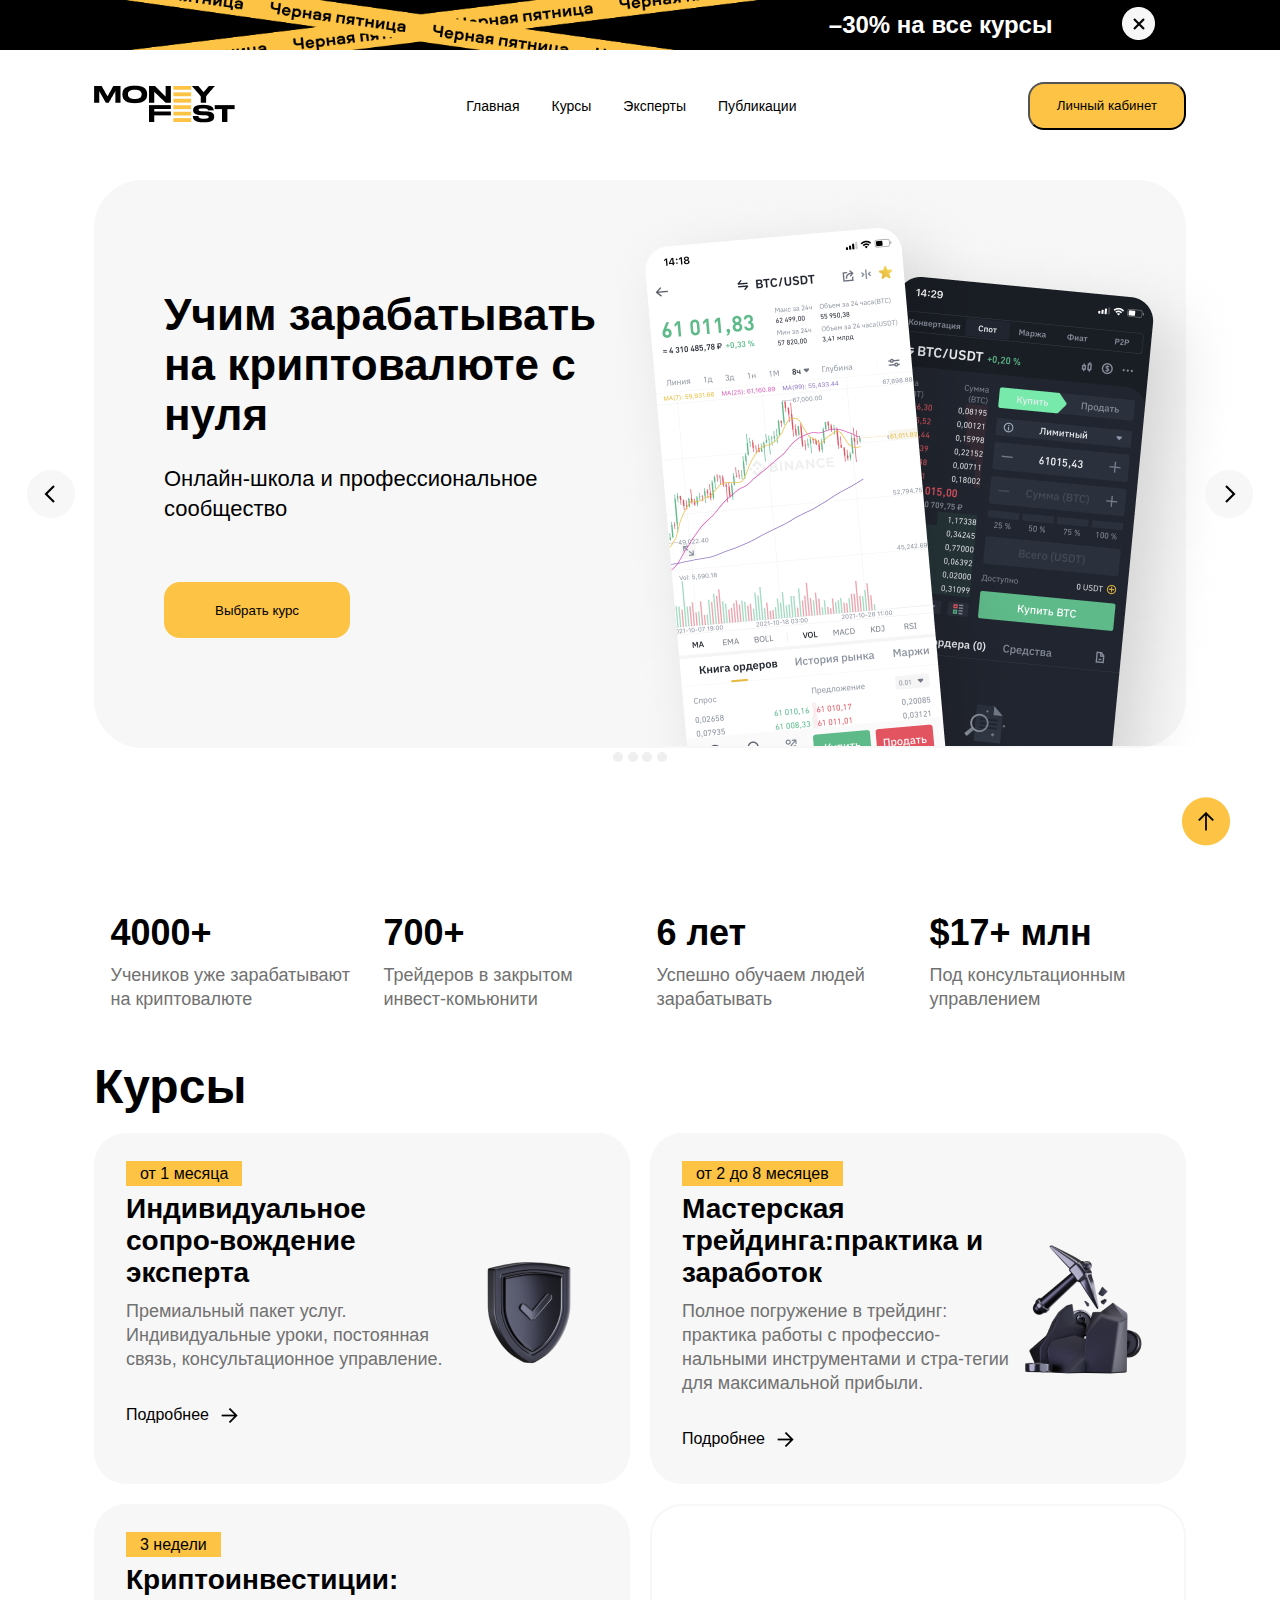
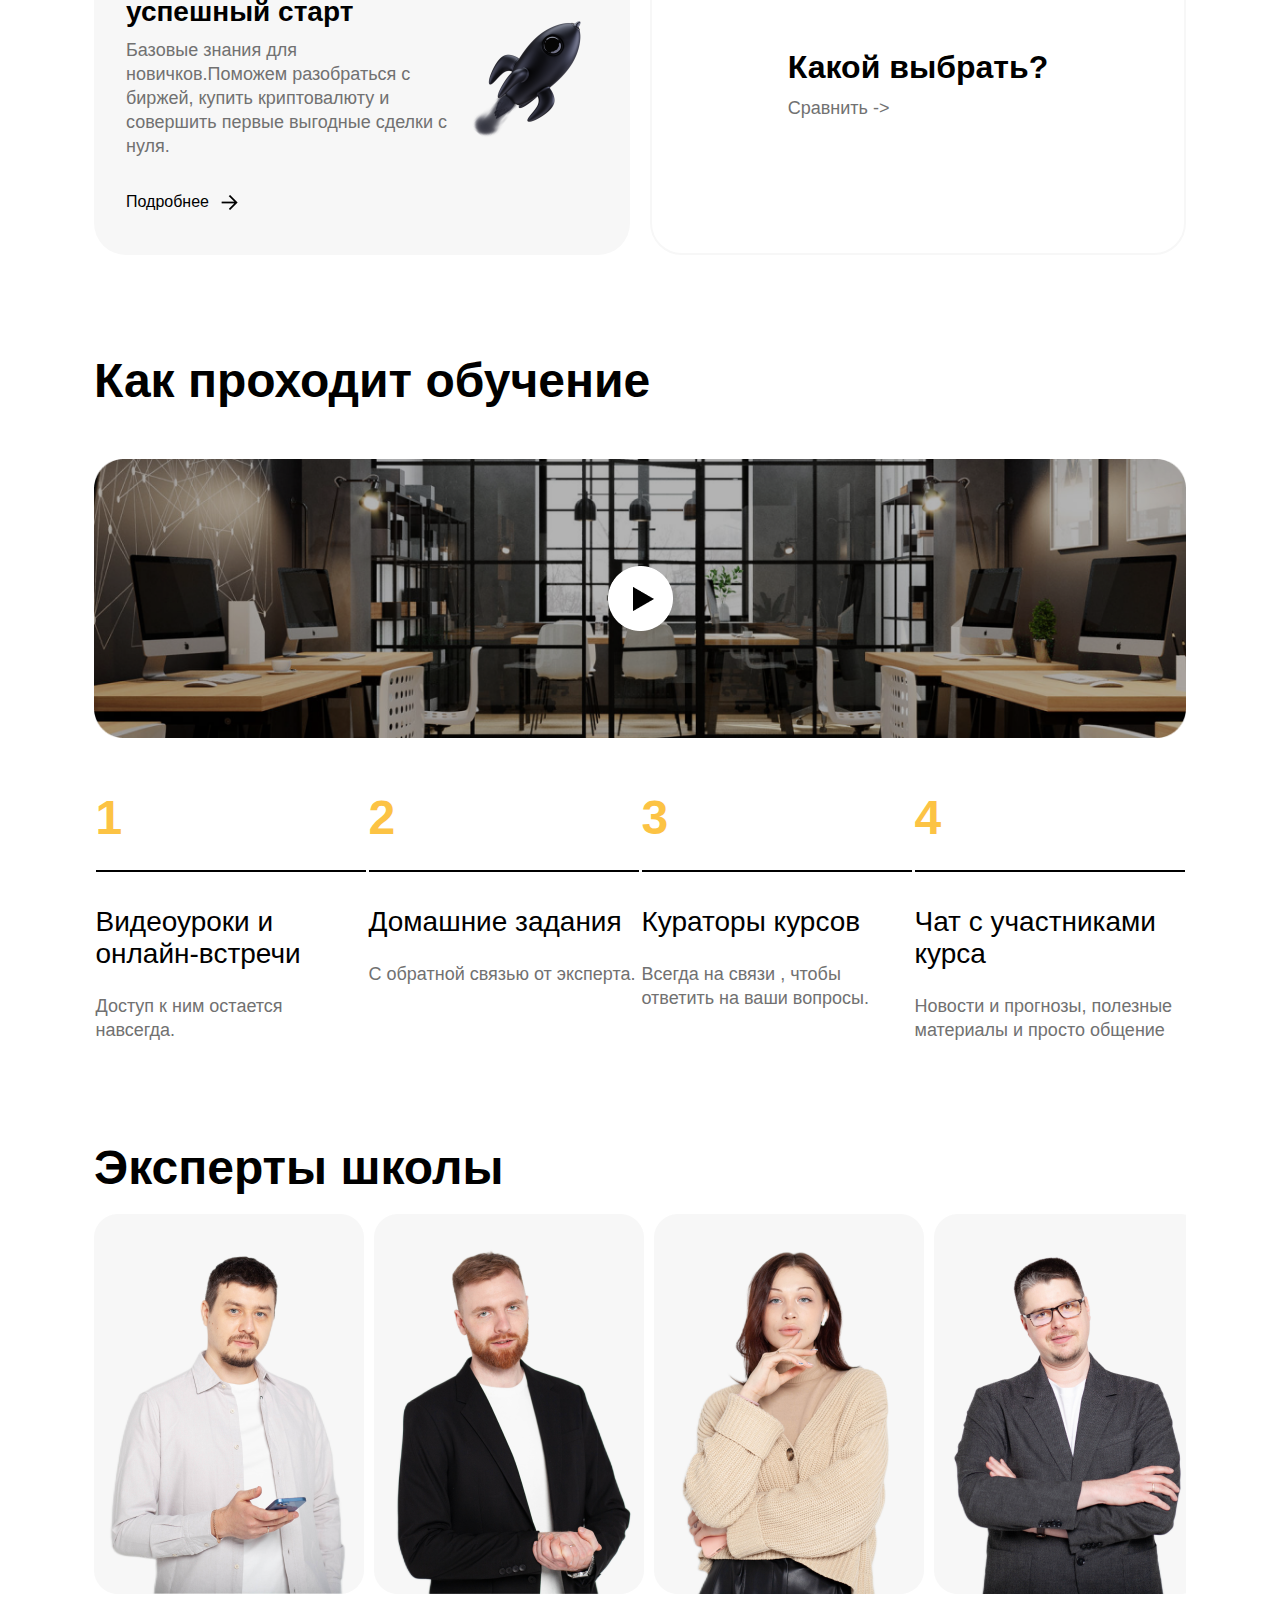
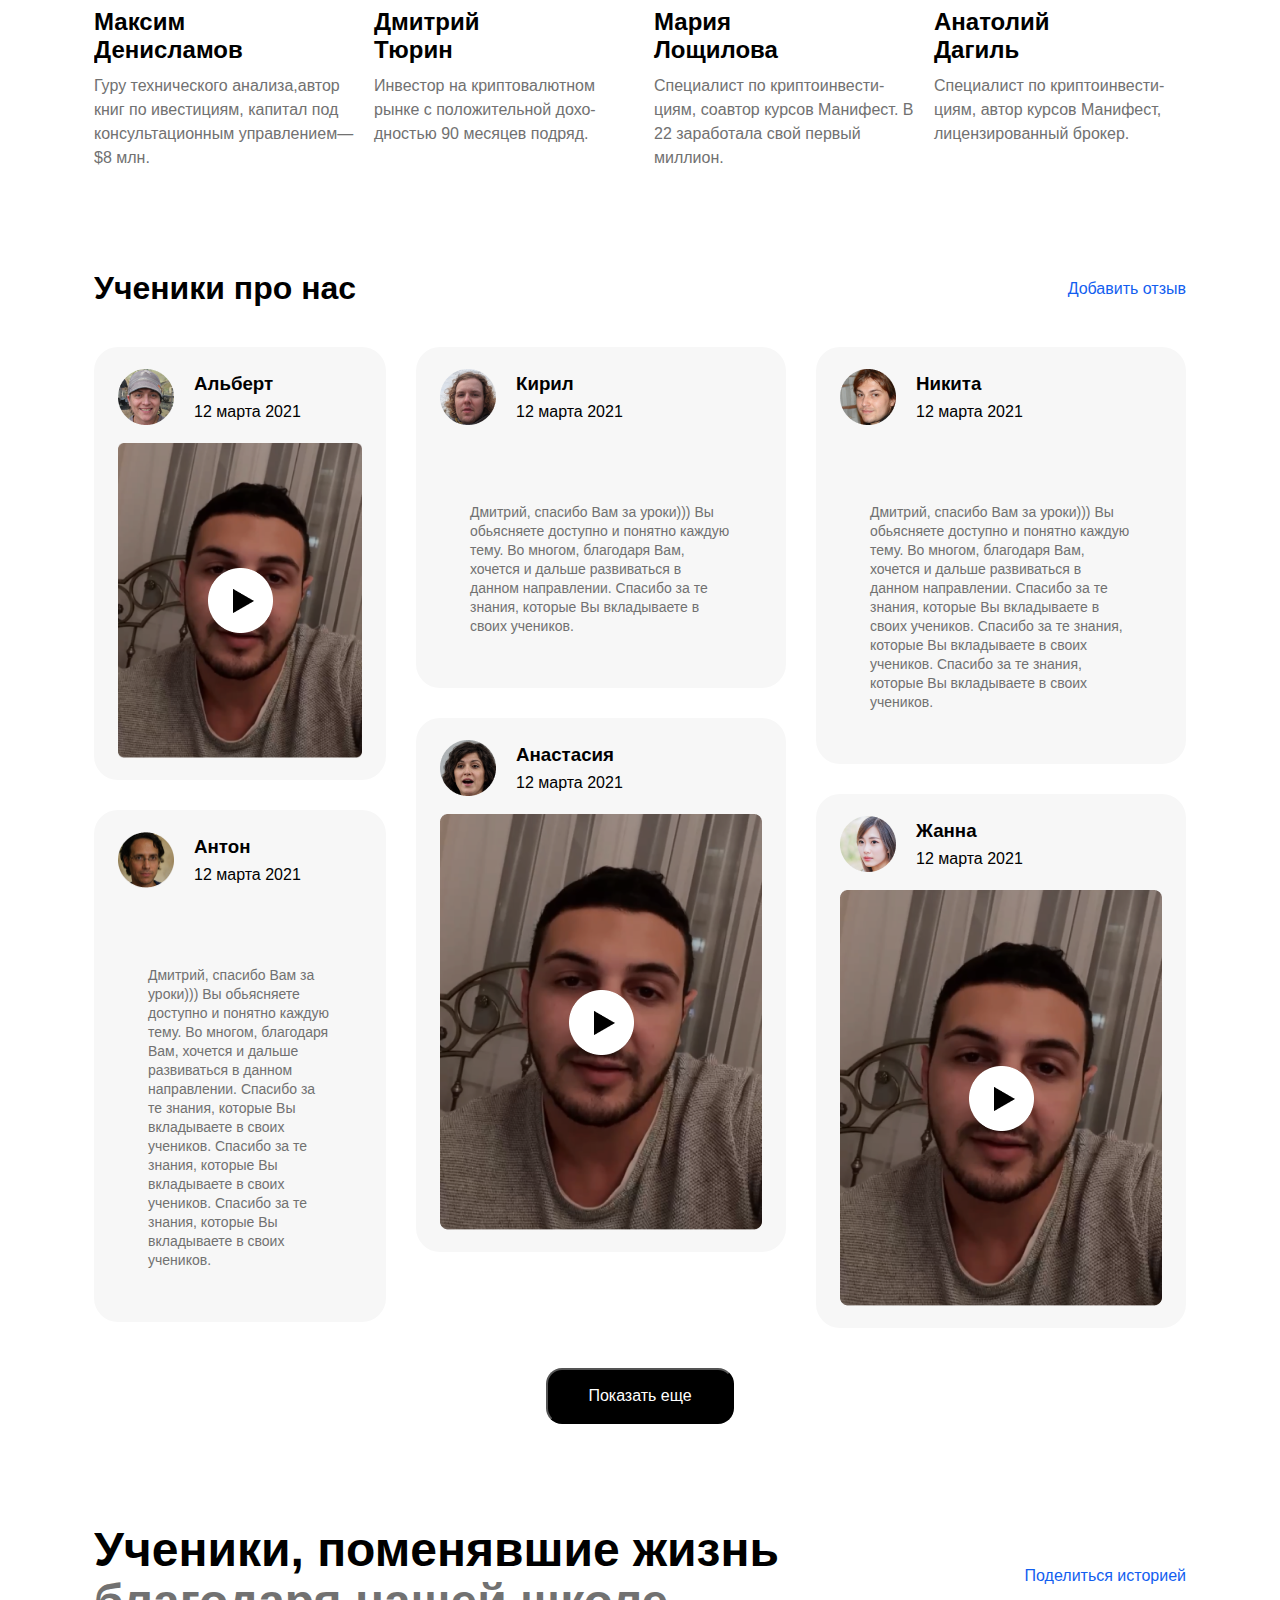
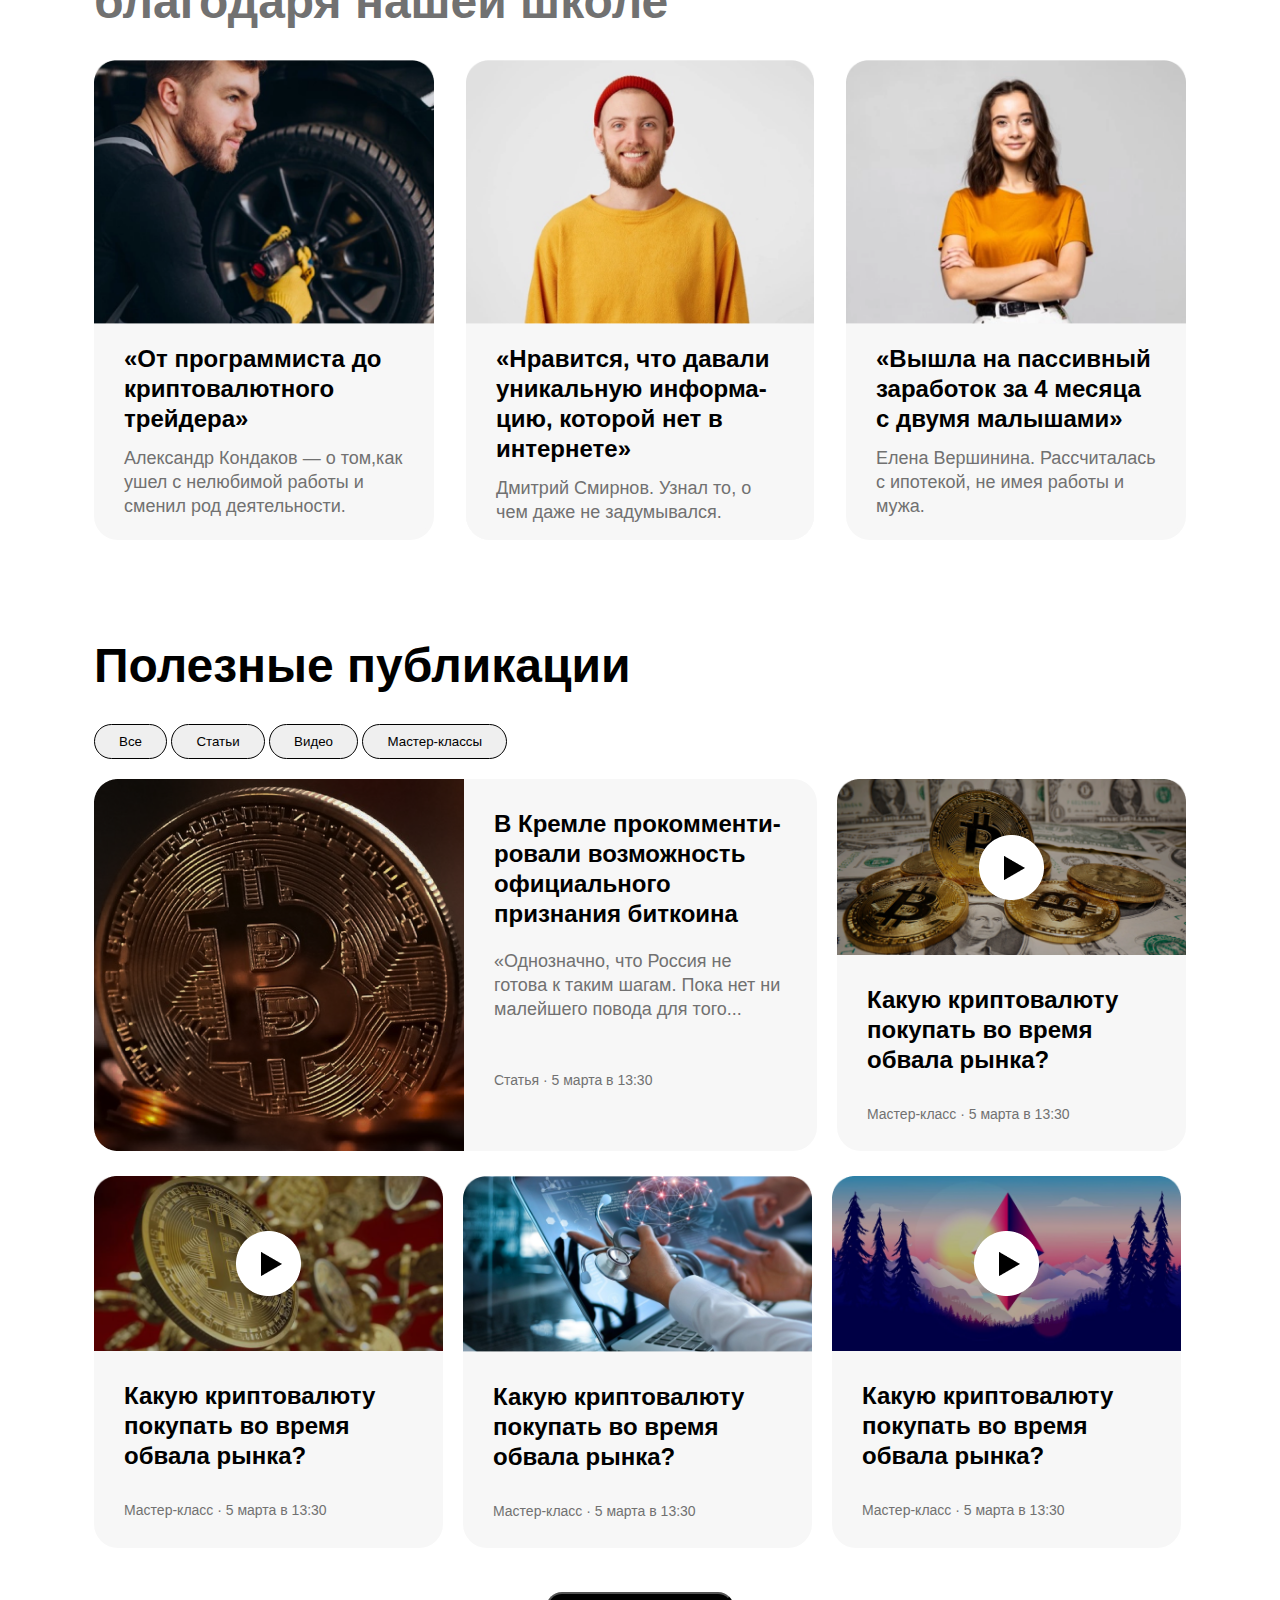
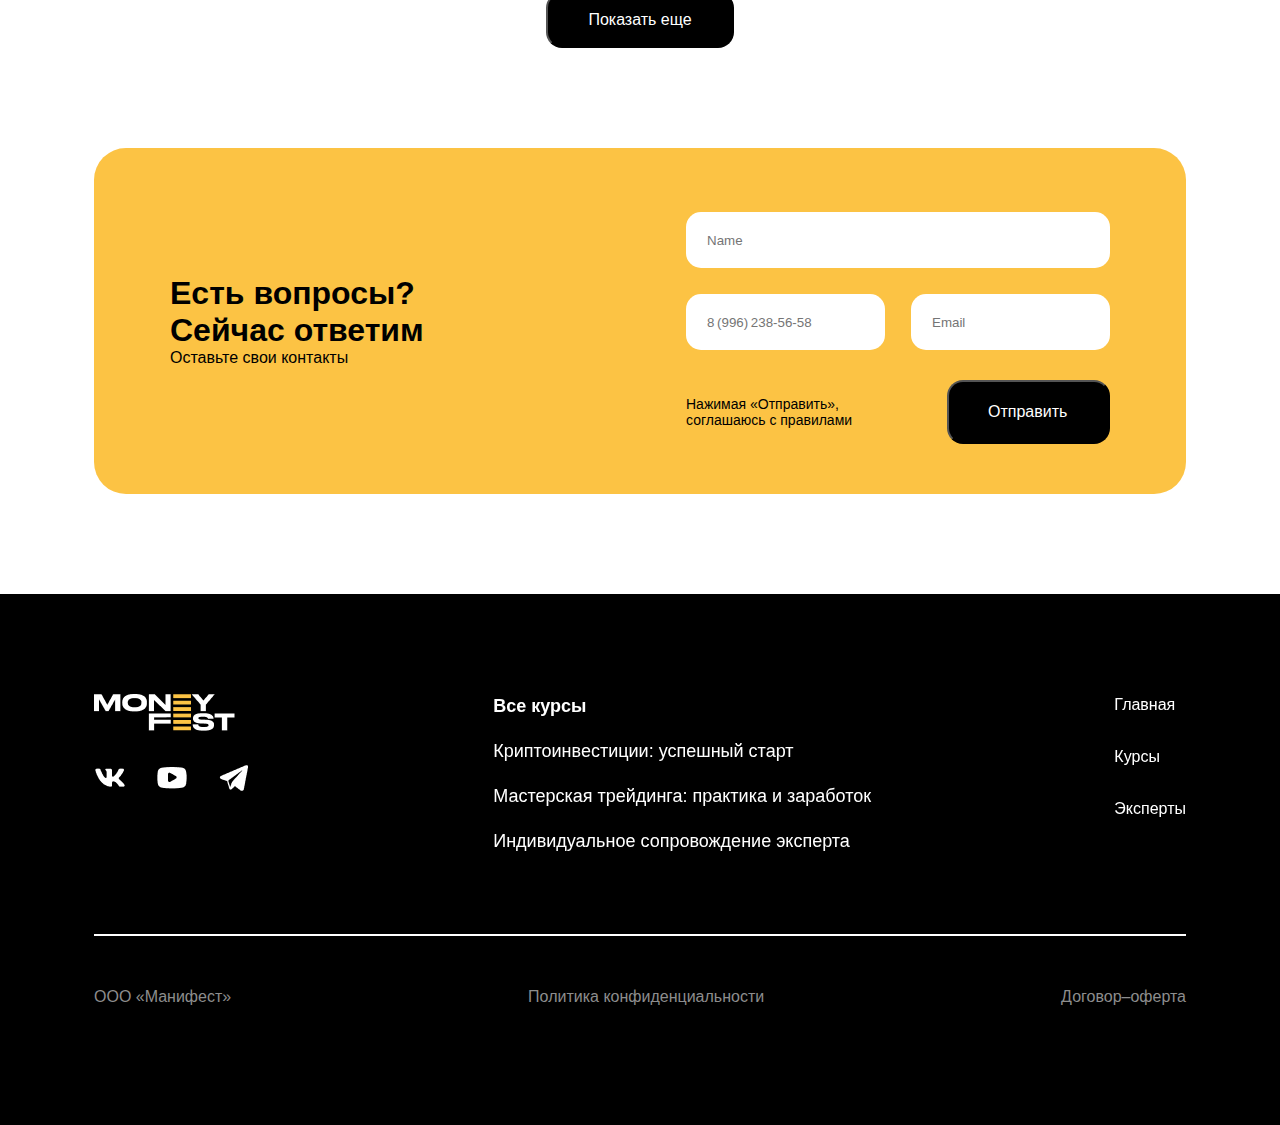
<file: index.html>
<!DOCTYPE html>

<html lang="en">

  <head>
    <meta charset="UTF-8" />
    <meta name="viewport" content="width=device-width, initial-scale=1.0" />
    <title>MoneyFest</title>
    <link rel="stylesheet" href="./styles/style.css">
    <link rel="stylesheet" href="./styles/mobile/mobile.css">


   <link href="https://fonts.cdnfonts.com/css/aeroport-2" rel="stylesheet">
  </head>

  <body>
    <div id="anchor"></div>
      <div class="advertisement" id="advertisement">
        <div class="advertisement-container">
          <img src="./images/ad.png" alt="" class="advertisement-image">
          <p>–30% на все курсы</p>
          <a href="#"><img src="./images/remove.png" alt="" class="advertisement-remove-button" id="adRemove"></a>
        </div>
    </div>

    <div class="container" >
      <div class="header">
        <a href=""><img src="./images/logo.png" alt="Logo" class="logo"></a>
        <nav>
          <ul>
            <li><a href="#">Главная</a></li>
            <li><a href="#">Курсы</a></li>
            <li><a href="#">Эксперты</a></li>
            <li><a href="#">Публикации</a></li>
        </ul>
        </nav>
        <button>
          Личный кабинет
        </button>
        <img src="./images/burger.png" alt="Burger" class="burger">
      </div>
      


      <div id="burgerMenu" class="menu-burger">
        <div class="burger-grey-line">
        </div>
        <div class="burger-header">
          <img src="./images/logo.png" alt="Burger Logo" class="logo">
          <img src="./images/plus.png" alt="Burger remove" id="burgerRemove">
        </div>
        <nav>
          <ul>
          <li><a href="#">Главная</a></li>
          <li><a href="#">Курсы</a></li>
          <li><a href="#">Эксперты</a></li>
          <li><a href="#">Публикации</a></li>
        </ul>
        </nav>
        <button class="cabinet">Личный кабинет</button>
      </div>


      <div class="slider-container" id="sliderContainer">
      </div>


        <div class="slider-dots">
          <button></button>
          <button></button>
          <button></button>
          <button></button>
        </div>

        <div class="arrows">
          <img src="./images/arrow.png" alt=""id="backButton" class="left-arrow">
          <img src="./images/arrow2.png" alt="" id="nextButton" class="right-arrow">
        </div>

         
    <div class="achievements">
      <div>
        <h2>4000+</h2>
        <p>Учеников уже зарабатывают на криптовалюте</p>
      </div>
      
      <div>
        <h2>700+</h2>
        <p>Трейдеров в закрытом 
инвест-комьюнити</p>
      </div>
      
      <div>
        <h2>6 лет</h2>
        <p>Успешно обучаем
людей зарабатывать</p>
      </div>
      <div>
        <h2>$17+ млн</h2>
        <p>Под консультационным
управлением</p>
      </div>
    </div>
    
    <div class="courses">
      <h1>Курсы</h1>
      
      <div class="courses-cards" id="coursesCards">
        

        <div class="add  add-text" style="background: white;">
          <div class="card-text">
            <h1>Какой выбрать?</h1>
            <p>Сравнить -></p>

            
          </div>
        </div>  
      </div>

    </div>

     <div class="course-info">
      <div class="course-info-titile"><h1>Как проходит обучение</h1></div>

      <div class="course-info-video">
        
        <img src="./images/video.png" style="width: 100%; position: absolute;" class="course-video"> 
        <img src="./images/play.png" alt="" class="course-info-video-play"> 

      </div>

      <div class="course-info-cards">
          <div>
            <h2>1</h2>
            <h3>Видеоуроки и онлайн-встречи</h3>
            <p>Доступ к ним остается навсегда.</p>
          </div>
          
          <div>
            <h2>2</h2>
            <h3>Домашние задания</h3>
            <p>С обратной связью от эксперта.</p>
          </div>
          
          <div>
            <h2>3</h2>
            <h3>Кураторы курсов</h3>
            <p>Всегда на связи , чтобы ответить на ваши вопросы.</p>
          </div>
          
          <div>
            <h2>4</h2>
            <h3>Чат с участниками курса</h3>
            <p>Новости и прогнозы, полезные материалы и просто общение</p>
          </div>

      </div>
    </div>

    <div class="experts">
      <div class="experts-title">Эксперты школы</div>
      <div class="experts-cards" id="expertsCards">
        <!-- 1 -->
        <div>
          <img src="./images/expert-1.png" alt="">
          <h2>Максим Денисламов</h2>
          <p>Гуру технического анализа,автор книг по ивестициям, капитал под консультационным управлением—$8 млн.</p>
        </div>
        <!-- 2 -->
        <div>
          <img src="./images/expert-2.png" alt="">
          <h2>Дмитрий Тюрин</h2>
          <p>Инвестор на криптовалютном рынке с положительной дохо-дностью 90 месяцев подряд.</p>
        </div>
        <!-- 3 -->
        <div>
          <img src="./images/expert-3.png" alt="">
          <h2>Мария Лощилова</h2>
          <p>Специалист по криптоинвести-циям, соавтор курсов Манифест. В 22 заработала свой первый миллион.</p>
        </div>
        <!-- 4 -->
        <div>
          <img src="./images/expert-4.png" alt="">
          <h2>Анатолий Дагиль</h2>
          <p>Специалист по криптоинвести-циям, автор курсов Манифест, лицензированный брокер.</p>
        </div>
      </div> 
    </div>



    <div class="about">
      <div class="about-titile">
        <h1>Ученики про нас</h1>
        <a href="">Добавить отзыв</a>
      </div>

      <div class="about-block" id="aboutBlock">
        <!-- 1 -->
        <div class="about-cards one">
          <div class="about-each-card">
            <div class="cards-title">
              <img src="./images/student-1.png" alt=""> 
              <div>
                <h3>Альберт</h3>
                <p>12 марта 2021</p>
              </div> 
            </div>
            <div class="cards-video">
              <img src="./images/about-video.png" alt="" class="about-video">
              <img src="./images/play.png" alt="" class="cards-video-play" >
            </div>
          </div>

          <div class="about-each-card text">
            <div class="cards-title">
              <img src="./images/student-2.png" alt=""> 
              <div>
                <h3>Aнтон</h3>
                <p>12 марта 2021</p>
              </div> 
            </div>
            <div class="cards-text">
              <p>Дмитрий, спасибо Вам за уроки))) Вы обьясняете доступно и понятно каждую тему. Во многом, благодаря Вам, хочется и дальше развиваться в данном направлении. Спасибо за те знания, которые Вы вкладываете в своих учеников. Спасибо за те знания, которые Вы вкладываете в своих учеников. Спасибо за те знания, которые Вы вкладываете в своих учеников.</p>
            </div>
          </div>
        </div>
        <!-- 2 -->
        <div class="about-cards two">
          <div class="about-each-card">
            <div class="cards-title">
              <img src="./images/student-3.png" alt=""> 
              <div>
                <h3>Кирил</h3>
                <p>12 марта 2021</p>
              </div> 
            </div>
            <div class="cards-text">
              <p>Дмитрий, спасибо Вам за уроки))) Вы обьясняете доступно и понятно каждую тему. Во многом, благодаря Вам, хочется и дальше развиваться в данном направлении. Спасибо за те знания, которые Вы вкладываете в своих учеников.</p>
            </div>
          </div>
          
          <div class="about-each-card">
            <div class="cards-title">
              <img src="./images/student-4.png" alt=""> 
              <div>
                <h3>Анастасия</h3>
                <p>12 марта 2021</p>
              </div> 
            </div>
            <div class="cards-video">
              <img src="./images/about-video.png" alt="">
              <img src="./images/play.png" alt="" class="cards-video-play" >
            </div>
          </div>


        </div>
        <!-- 3 -->
        <div class="about-cards three">
          <div class="about-each-card">
            <div class="cards-title">
              <img src="./images/student-5.png" alt=""> 
              <div>
                <h3>Никита</h3>
                <p>12 марта 2021</p>
              </div> 
            </div>
            <div class="cards-text">
              <p>Дмитрий, спасибо Вам за уроки))) Вы обьясняете доступно и понятно каждую тему. Во многом, благодаря Вам, хочется и дальше развиваться в данном направлении. Спасибо за те знания, которые Вы вкладываете в своих учеников. Спасибо за те знания, которые Вы вкладываете в своих учеников. Спасибо за те знания, которые Вы вкладываете в своих учеников.</p>
            </div>
          </div>
          
          <div class="about-each-card">
            <div class="cards-title">
              <img src="./images/student-6.png" alt=""> 
              <div>
                <h3>Жанна</h3>
                <p>12 марта 2021</p>
              </div> 
            </div>
            <div class="cards-video">
              <img src="./images/about-video.png" alt="">
              <img src="./images/play.png" alt="" class="cards-video-play" >
            </div>
          </div>


        </div>
      </div>

      <div class="about-button">
        <button>Показать еще</button>
      </div>
    </div>
    
    <div class="students">
      <div class="students-title">
        <h1>Ученики, поменявшие жизнь <span>благодаря нашей школе</span></h1>
        <a href="">Поделиться историей</a>
      </div>
      
      <div class="students-cards" id="studentsCards">
        <!-- 1 -->
        <div>
          <img src="./images/student-7.png" alt="">
          <div class="students-cards-text">
            <h1>«От программиста до криптовалютного трейдера»</h1>
            <p>Александр Кондаков — о том,как ушел с нелюбимой работы и сменил род деятельности.</p>
          </div>
        </div>
        <!-- 2 -->
        <div>
          <img src="./images/student-8.png" alt="">
          <div class="students-cards-text">
            <h1>«Нравится, что давали уникальную информа-цию, которой нет в интернете» </h1>
            <p>Дмитрий Смирнов. Узнал то, о чем даже не задумывался.</p>
          </div>
        </div>
        <!-- 3 -->
        <div>
          <img src="./images/student-9.png" alt="">
          <div class="students-cards-text">
            <h1>«Вышла на пассивный заработок за 4 месяца с двумя малышами»</h1>
            <p>Елена Вершинина. Рассчиталась c ипотекой, не имея работы и мужа.</p>
          </div>
        </div>
      </div>       
    </div>

    <div class="useful-pub">
        <div class="useful-pub-title">
          <h1>Полезные публикации</h1>
        </div>

        <div class="useful-pub-buttons">
          <button>Все</button>
          <button>Статьи</button>
          <button>Видео</button>
          <button>Мастер-классы</button>
        </div>

        <div class="useful-pub-cards" id="usefulPubCards">
          <!-- 1 -->
          <div class="card-one" style="width: 723px;">
            <img src="./images/pub-1.png" alt="">
            <div>
              <h1>В Кремле прокомменти-ровали возможность официального признания биткоина</h1>
              <p>«Однозначно, что Россия не готова к таким шагам. Пока нет ни малейшего повода для того...</p>
              <span>Статья  · 5 марта в 13:30</span>
            </div>
          </div>
          <!-- 2 -->
          <div class="card-two">
            <div class="card-video">  
              <img src="./images/pub-2.png" alt="" style="width: 100%;"> 
              <img src="./images/play.png" alt="" style="position: absolute;">              
            </div>
            <div class="cards-text">
              <h1>Какую криптовалюту покупать во время обвала рынка?</h1>
              <p>Мастер-класс · 5 марта в 13:30</p>
            </div>
          </div>
          <!-- 3 -->
          <div class="card-three">
            <div class="card-video">  
              <img src="./images/pub-3.png" alt="" style="width: 100%;"> 
              <img src="./images/play.png" alt="" style="position: absolute;">              
            </div>
            <div class="cards-text">
              <h1>Какую криптовалюту покупать во время обвала рынка?</h1>
              <p>Мастер-класс · 5 марта в 13:30</p>
            </div>
          </div>
          <!-- 4 -->
          <div class="card-fourth">
            <div class="card-video">  
              <img src="./images/pub-4.png" alt="" style="width: 100%;"> 
             
            </div>
            <div class="cards-text">
              <h1>Какую криптовалюту покупать во время обвала рынка?</h1>
              <p>Мастер-класс · 5 марта в 13:30</p>
            </div>
          </div>
          <!-- 5 -->
          <div class="card-fifth">
            <div class="card-video">  
              <img src="./images/pub-5.png" alt="" style="width: 100%;"> 
              <img src="./images/play.png" alt="" style="position: absolute;">              
            </div>
            <div class="cards-text">
              <h1>Какую криптовалюту покупать во время обвала рынка?</h1>
              <p>Мастер-класс · 5 марта в 13:30</p>
            </div>
          </div>  
        </div>
        
    </div>
    
    <div class="about-button">
      <button>Показать еще</button>
    </div>
    
    <div class="form">
      <div class="form-title">
        <h1>Есть вопросы?</h1>
        <h1>Сейчас ответим</h1>
        <p>Оставьте свои контакты</p>
      </div>
      <div class="form-main">
        <form action="">
          <input type="name" placeholder="Name"  class="form-name">
          <input type="text" placeholder="8 (996) 238-56-58"  class="form-number">
          <input type="email" placeholder="Email"  class="form-email">
        </form>
        <div class="send">
          <p>Нажимая «Отправить», соглашаюсь с правилами</p>
          <button>Отправить</button>
        </div>
      </div>
    </div>
    </div>

    <footer>
      <div class="footer-container">
        <a href="#anchor" class="link"><img src="./images/link.png" alt=""></a>
        <div class="footer-main">
          
          <div class="footer-main-block1">
            <img src="./images/logo2.png" alt="">
            <img src="./images/social.png" alt="">
          </div>

          <div class="footer-main-block2">
            <h3>Все курсы</h3>  
            <p>Криптоинвестиции: успешный старт</p>
            <p>Мастерская трейдинга: практика и заработок</p>
            <p>Индивидуальное сопровождение эксперта</p>
          </div>
          
          <div class="footer-main-block3">
            <ul>
              <li><a href="">Главная</a></li>
              <li><a href="">Курсы</a></li>
              <li><a href="">Эксперты</a></li>
            </ul>
          </div>
        </div>
        <div class="footer-nmain">
          <p>ООО «Манифест»</p>
          <p>Политика конфиденциальности</p>
          <p>Договор–оферта</p>
        </div>
      </div>
    </footer>
    

    <script src="./scripts/app.js"></script>
  </body>
</html>
</file>
<file: styles/style.css>
*{
    padding: 0;
    margin: 0;
    box-sizing: border-box;
    font-family: 'Aeroport', sans-serif;
    font-family: 'Aeroport Mono', sans-serif;

                                                
}

html {
    scroll-behavior: smooth;
}
.active {
    background: rgb(255, 238, 0);
}
.slider-dots button{
    width: 10px;
    height: 10px;
    border-radius: 50%;
    border: none;
}
/*Container*/
.container{
    max-width:1140px ;
    margin: 0 auto;
    padding: 0 24px;
}



/*Adertisement*/
.advertisement{
    width: 100%;
    justify-content: space-evenly;
    display: flex;   
    background-color: black;
    height: 50px;
    align-items: center;
}
.advertisement-container{
    display: flex;
    align-items: center;
    width: 1170px;
    height: inherit;
    justify-content: space-evenly;
}
.advertisement-image{
    height: inherit;
}
.advertisement-container > p{
    color: white;
    font-style: normal;
    font-weight: 700;
    font-size: 24px;
    line-height: 32px;
}

/*Header*/
.header{
    display: flex;
    justify-content: space-between;
    align-items: center;
    margin-top: 32px;
}

.header > nav > ul{
    list-style: none;
    display: flex;
    gap: 32px;
}

.header> nav > ul > li > a{
    text-decoration: none;
    font-style: normal;
    font-weight: 500;
    font-size: 14px;
    line-height: 19px;
    color: #000000;
}

.header > button{
    padding: 14px 27px 15px;
    border-radius: 16px;
    background: #FCC344;
    
}

.burger{
    display: none;
}
.menu-burger{
    display: none;
}


/*Slider*/
.slider-container{
    position: relative;
    width:100%;
    /*width: 1170px;*/
    height: 568px;
    margin-top: 50px;
    background: #F7F7F7;
    border-radius: 48px;
    display: flex;
    padding: 20px 70px;
}

.slider-text-contaier{
    width: 450px;
    display: flex;
    justify-content: center;    
    flex-direction: column;
    gap: 24px;
}
.slider-text-contaier h1{
    font-weight: 700;
    font-size: 44px;
    line-height: 50px;
}
.slider-text-contaier p{
    font-size: 22px;
    font-weight: 400;
    line-height: 30px;

}
.slider-text-contaier > button{
    border: none;
    margin-top: 34px;
    padding: 17px 39px;
    width: 186px;
    height: 56px;
    background: #FCC344;
    border-radius: 16px;
}

.slider-image-contaier{
    position: absolute;
    left: 503px;
    bottom: -2px;
}
}
.slider-image-contaier-img{
    width: 365px;
    height: 365px;
}

.arrows{
    display: flex;
    justify-content: space-between;
    position: relative;
    top:-296px;
}
.left-arrow,.right-arrow{
    position: relative;
}
.left-arrow{
    left: -67px;
}
.right-arrow{
    left: 67px;
}
.slider-dots{
    text-align: center;
}


/*achievements*/
.achievements{
    align-items: center;
    justify-content: space-around;
    flex-wrap: wrap;
    margin-top:100px;
    display: flex;
    /*gap: 30px;*/
}
.achievements div{
    display: flex;
    flex-direction: column;
    height: 97px;    
    justify-content: space-between;
}
.achievements div > h2{
    font-style: normal;
    font-weight: 700;
    font-size: 36px;
    line-height: 38px;
    color: #000000;
}

.achievements div > p{
    font-style: normal;
    font-weight: 400;
    font-size: 18px;
    line-height: 24px;
    color: #717171;
    width: 240px;
    height: 48px;
}

/*courses*/
.courses{
    margin-top: 50px;
}

.courses > h1{
    font-style: normal;
    font-weight: 700;
    font-size: 48px;
    line-height: 52px;
}

.courses-cards{
    margin-top: 20px;
    display: flex;
    flex-wrap: wrap;
    gap: 20px;
}

.courses-cards > div{
    width: 536px;
    height: 351px;
    background: #F7F7F7;
    border-radius: 32px;
    padding: 32px;
    display: flex;
    transition: all 1s ease;
}
.courses-cards > div:hover{
    transform: scale(1.05);
}
.add{
    border:2px solid #F7F7F7;
    border-radius: 32px;
    background: white;  
}

.add-text{
    justify-content: center;
    align-items: center;

}
.card-text *{
    margin-top: 10px;
}
.courses-cards > div > img{
    width: 140px;
    height: 140px;
    align-self: center;
}
.card-text > span{
    font-style: normal;
    font-weight: 400;
    font-size: 16px;
    line-height: 16px;
    padding: 4px 14px;
    background: #FCC344;
}
.card-text > h2{
    font-style: normal;
    font-weight: 700;
    font-size: 28px;
    line-height: 32px;
}
.card-text > p{

    font-style: normal;
    font-weight: 400;
    font-size: 18px;
    line-height: 24px;
    color: #717171;
}
.courses-cards-text-more{
    margin-top: 25px;
    display: flex;
    align-items: center;
    gap: 12px;
}

/*Course info*/
.course-info{
    margin-top: 100px;
    display: flex;
    flex-direction: column;
    gap: 42px;

}
.course-info-titile > h1{
    font-style: normal;
    font-weight: 700;
    font-size: 48px;
    line-height: 52px;
    color: #000000;
}


.course-info-video{
    position: relative;
    height: 299px;
    display: flex;
    justify-content: center;
    align-items: center;

}
.course-info-video-play{
    position: absolute;
}


.course-info-cards{
    width: 100%;
    display: flex;
    flex-wrap:wrap;
    justify-content: space-around;
}
.course-info-cards div {
    width: 270px;
    display: flex;
    gap: 24px;
    flex-direction: column;
}
.course-info-cards div > h2{
    font-style: normal;
    font-weight: 700;
    font-size: 48px;
    line-height: 56px;
    color: #FCC344;

} 
.course-info-cards div > h3{
    border-top: 2px black solid;
    padding-top: 34px;
    font-style: normal;
    font-weight: 500;
    font-size: 28px;
    line-height: 32px;
    color: #000000;
    width: 270px;
}


.course-info-cards div > p{
    font-style: normal;
    font-weight: 400;
    font-size: 18px;
    line-height: 24px;
    color: #717171;
}

/*Experts*/
.experts{
    margin-top: 100px;
    display: flex;
    flex-direction: column;
    overflow: hidden;
}
.experts-title{
    font-style: normal;
    font-weight: 700;
    font-size: 48px;
    line-height: 52px;
    color: #000000; 
}
.experts-cards{
    margin-top: 20px;
    display: flex;
    justify-content: space-between;
    gap: 10px;
}

.experts-cards div{
    width: 270px;
}

.experts-cards div > h2{
    margin-top: 10px;
    width: 150px;
    font-style: normal;
    font-weight: 700;
    font-size: 24px;
    line-height: 28px;
}
.experts-cards div > p{
    margin-top: 10px;
    font-style: normal;
    font-weight: 400;
    font-size: 16px;
    line-height: 24px;
    color: #717171;
}


/*About*/
.about{
    margin-top: 100px;
    overflow: hidden;
}

.about-titile{
    display: flex;
    justify-content: space-between;
    align-items: center;
}
.about-titile > a{
    text-decoration: none;
    color: #125EF0;
}
.about-block{
    overflow: hidden;
    margin-top: 40px;
    display: flex;
    flex-direction: row;
    gap: 30px;
    /*height: 915.36px;*/
}
.about-cards{
    width: 370px;
    display: flex;
    flex-direction: column;
    gap: 30px;

}

.about-each-card{
    display: flex;
    gap: 18px;
    flex-direction: column;
    padding: 22px 24px;
    background: #F7F7F7;
    border-radius: 24px;
}
.cards-video{
    position: relative;
    display: flex;
    flex-direction: column;
    justify-content: center;
    align-items: center;
}
.about-video{
    width: 100%;
    min-width: 244px;
}
.cards-video-play{
    position: absolute;
}
.cards-title{
    display: flex;
    align-items: center;
    gap: 20px;
}
.cards-title img{
    width: 56px;
    height: 56px;

}
.cards-title div{
    display: flex;
    flex-direction: column;
    gap: 8px;
}

.cards-text > p{
    font-style: normal;
    font-weight: 400;
    font-size: 16px;
    line-height: 24px;
    color: #000000;
}
.about-button{
    margin-top: 40px;
    display: flex;
    justify-content: center;
    align-items: center;
    
}
.about-button > button{
    background: #000000;
    border-radius: 16px;
    gap: 10px;
    width: 188px;
    height: 56px;
    font-weight: 500;
    font-size: 16px;
    line-height: 22px;
    color: #FFFFFF;
}

/*Students*/
.students{
    margin-top: 100px;
    overflow: hidden;
}

.students-title{
    display: flex;
    justify-content: space-between;
    align-items: center;
}
.students-title > h1{
    width: 697px;
    font-weight: 700;
    font-size: 48px;
    line-height: 52px;
}
.students-title span{
    color: #717171;
}
.students-title > a{
    text-decoration: none;
    font-weight: 400;
    font-size: 16px;
    line-height: 24px;
    color: #125EF0;
}
.students-cards{
    margin-top: 32px;
    display: flex;
    gap: 32px;
    /*text-align: center;*/
}
.students-cards div{
    min-width: 340px;
    /*height: 532px;*/
    background: #F7F7F7;
    border-radius: 24px;
}
.students-cards div > img{
    width: 100%;
    min-width: 340px;
    min-height: 264px;
}
.students-cards-text{
    padding:16px 30px;
}
.students-cards-text > h1{
    font-weight: 700;
    font-size: 24px;
    line-height: 30px;
}
.students-cards-text > p{
    margin-top: 12px;
    font-weight: 400;
    font-size: 18px;
    line-height: 24px;
    color: #717171;
}

/*Useful publication*/
.useful-pub{
    margin-top: 100px;
    overflow: hidden;
}

.useful-pub-title > h1{
    font-style: normal;
    font-weight: 700;
    font-size: 48px;
    line-height: 52px;

}
.useful-pub-buttons{
    margin-top: 32px;
    min-width: 483px;
}
.useful-pub-buttons button{
    padding: 9px 24px;
    gap: 10px;
    border: 1px solid #000000;
    border-radius: 20px;
}
.useful-pub-buttons button:hover{
    background: #FCC344;
    border: 1px solid white;
}
.useful-pub-cards{
    min-width: 1092px;
    margin-top: 20px;
    width: 100%;
    overflow:  hidden;
    height: 773px;
    display: flex;
    flex-direction: row;
    flex-wrap: wrap;
    gap: 20px;
}

.useful-pub-cards > div{
    width: 349px;
    height: 372px;
    background: #F7F7F7;
    border-radius: 24px;
}
.useful-pub-cards div > img{
    /*width: 100%;*/
}
.card-one{
    display: flex;
    flex-direction: row;
}
.card-one div{
    padding: 30px;
}
.card-one div >h1{
    font-weight: 700;
    font-size: 24px;
    line-height: 30px;
    color: #000000;

}
.card-one div > p{
    margin-top: 20px;
    margin-bottom: 50px;
    font-weight: 400;
    font-size: 18px;
    line-height: 24px;
    color: #717171;

}
.card-one div > span{
    font-weight: 400;
    font-size: 14px;
    line-height: 19px;
    color: #717171;
}
.card-video{
    display: flex;
    justify-content: center;
    align-items: center;
    position: relative;
}
.cards-text{
    padding: 30px;    
}

.cards-text > h1{
    font-weight: 700;
    font-size: 24px;
    line-height: 30px;
    color: #000000;

}

.cards-text > p{
    margin-top: 30px;
    font-style: normal;
    font-weight: 400;
    font-size: 14px;
    line-height: 19px;
    color: #717171;
}

/*Form*/
.form{
    margin-top: 100px;
    align-items: center;
    gap:30px;
    display: flex;
    flex-direction: row;
    background: #FCC344;
    border-radius: 32px;
    justify-content: space-between;
    padding: 64px 76px;
}
.form-main{
    flex-direction: column;
    display: flex;
    gap:30px;
}
.form-title{
    min-width: 253px;
    display: flex;
    flex-direction: column;
}
.form-name{
    width: 424px;
}
.form-number{
    width: 199px;
}
.form-email{
    width: 199px;
}
.form-main{
    width: 424px;
    height: 218px;
}
.form-main > form{
    display: flex;
    flex-wrap: wrap;
    gap: 26px;
}
.form-main > form input{
    padding: 19px 21px;
    height: 56px;
    background: #FFFFFF;
    border-radius: 15px;
    border: none;
}
.send{
    display: flex;
    justify-content: space-between;
    align-items: center;
}
.send > p{
    width: 173px;
    font-weight: 400;
    font-size: 14px;
    line-height: 16px;
    color: #000000;
}
.send > button{
    font-weight: 500;
    font-size: 16px;
    line-height: 22px;
    display: flex;
    align-items: center;
    color: #FFFFFF;
    padding: 17px 39px;
    width: 163px;
    height: 64px;
    background: #000000;
    border-radius: 16px;

}
/*Footer*/
footer{
    position: relative;
    padding-top:100px;
    padding-bottom: 80px;
    margin-top: 100px; 
    height: 531px;
    background: black;
}
.footer-container{
    max-width:1140px;
    margin: 0 auto;
    padding: 0 24px;
}
.footer-main{
    position: relative;
    margin-bottom: 80px;
    display: flex;
    justify-content: space-between;
}
.footer-main-block1 img{
    width: fit-content;
}
.footer-main-block1{
    gap: 30px;
    display: flex;
    flex-direction: column;
}
.footer-main-block2{
    display: flex;
    flex-direction: column;
    gap: 20px;
}
.footer-main-block2 h3{
    font-weight: 700;
    font-size: 18px;
    line-height: 25px;
    color: #FFFFFF;
}
.footer-main-block2 p{
    font-weight: 400;
    font-size: 18px;
    line-height: 25px;
    color: #FFFFFF;
}

.footer-main-block3 ul{
    display: flex;
    flex-direction: column;    
    gap: 30px;
}

.footer-main-block3 li a{
    text-decoration: none;
    font-weight: 400;
    font-size: 16px;
    line-height: 22px;
    color: #FFFFFF;
}


.footer-nmain{
    border-top: 2px solid #FFFFFF;
    padding-top:50px;
    display: flex;
    justify-content: space-between;
}
.footer-nmain p{
    font-weight: 400;
    font-size: 16px;
    line-height: 22px;
    color: #8D8D8D;

}
.link{
    position: fixed;
    bottom: 50px;
    right: 50px;
    
}



@media screen and (max-width: 1230px) {
    .left-arrow,.right-arrow{
        display: none;
    }
    .achievements{

    }
    .courses-cards{
        
    }
    .courses > h1{
        display: flex;
        
    }
    .experts-cards,.about-block,.students-cards,.useful-pub-cards{
        overflow-x:scroll;
    }
    .courses-cards > div:hover{
        transform: none;
    }
}

@media screen and (max-width: 1150px) {
    .slider-image-contaier{
        display: none;
    }
    .slider-text-contaier{
        width: 100%;
    }

    .courses-cards > div{
        width: 100%;
        justify-content: space-around;
        align-items: center;
    }
    .card-text{
        width: 700px;
    }

}
</file>
<file: styles/mobile/mobile.css>
@media screen and (max-width: 891px) {
	.container{
		padding: 0 24px ;
	}

    /*advertisement*/
    .advertisement{
    	background-color: gray;
    }
    .advertisement div{
    	display: none;
    }
    .header logo, .header nav, .header button {
    	display: none;
    }

    .burger{
        z-index: 5;
        cursor: pointer;
    	display: block;
    }
    .burger:hover{
        
    }
    .menu-burger{
        display: none;
        position: fixed;
        top: 0;
        left: 0;
        width: 100%;
        height: 100%;
        z-index: 5;
        background-color:rgba(256,256,256, 1);
        border-bottom: 5px #FCC344 solid;
    }
    .burger-grey-line{
        height: 50px;
        background-color: gray;
    }
    .burger-header{
        display: flex;
        justify-content: space-between;
        align-items: center;
        margin-bottom: 20px;
        padding: 32px 24px;
    }
    .menu-burger nav{
        padding: 0 24px;
    }
    .menu-burger ul{
        margin-bottom: 20px;
        display: flex;
        flex-direction: column;
        gap: 22px;
        justify-content: center;
        text-align: center;
        padding-bottom: 20px;
        border-bottom: 3px black solid;
    }
    .menu-burger nav > ul{
        list-style: none;
    }
    .menu-burger nav > ul > li > a{
        text-decoration: none;
        font-style: normal;
        font-weight: 500;
        font-size: 14px;
        line-height: 19px;
        color: #000000;
    }
    .menu-burger > button{
        margin: 0 auto;
        display: block;
        padding: 14px 27px 15px;
        border-radius: 16px;
        background: #FCC344;
    
    }
    ._avtive{
        transition: 2s;
        display: block;
    }
    /*Slider*/
    .arrows{
        display: none;
    }
    .slider-image-contaier{
        display: none;
    }
    .slider-container{
        background: #F7F7F7;
        border-radius: 24px;
        height: 472px;
        padding: 8px;
    }
    .slider-text-contaier{
        width: 100%;
        justify-content: flex-end;
        gap: 12px;
    }

    .slider-text-contaier h1{
        min-width: 225px;
        font-weight: 700;
        font-size: 26px;
        line-height: 28px;

    }
    
    .slider-text-contaier p{
        font-weight: 400;
        font-size: 14px;
        line-height: 18px;
    }
    .slider-text-contaier button{
        border: none;
        width: 100%;
        padding: 14px 27px 15px;
        background: #FCC344;
        border-radius: 16px;
    }

    /*Achevments*/
    /*Courses*/
    .courses{
        overflow: hidden;
    }
    .courses-cards{
        flex-wrap: nowrap;
        justify-content: flex-start;
        overflow-x:scroll ;
    }
    .courses-cards > div{

        justify-content: space-evenly;
        min-width: 264px;
        min-height: 280px;
        flex-direction: column-reverse;
    }
    
    .courses-cards > div > img{
        width: 88px;
        height:88px;
        align-self: flex-start;
    }
    .card-text > span{
       font-style: normal;
        font-weight: 400;
        font-size: 10px;
        line-height: 16px;
        align-items: center;
        color: #000000;
    }
    .card-text > h2{
        font-style: normal;
        font-weight: 700;
        font-size: 16px;
        line-height: 18px;
        color: #000000;
    }
    .card-text > p{
        font-style: normal;
        font-weight: 400;
        font-size: 12px;
        line-height: 16px;
        color: #717171;
    }
    .courses-cards-text-more{
        display: none;
    }


    .course-info-video > .course-video{
        width: 272px;
        height: 155px;
    }
    .card-text{
        width: 100%;
    }

    /*Experts*/
    .experts{
        margin-top: 100px;
        display: flex;
        flex-direction: column;
        overflow: hidden;
    }
    .experts-title{
        font-style: normal;
        font-weight: 700;
        font-size: 24px;
        line-height: 24px;
    }
    .experts-cards{
        

    }

    .experts-cards div{
        min-width: 270px;

    }
    .experts-cards div > img{
        width: 264px;
       
    }

    /*About*/
    .about-cards{
        
    }
    .two,.three{
        display: none;
    }
    .text{
        width: 380px;
    }
    .one{
        flex-direction: row;
    }
    .about-each-card{
        max-height:435px ;
        
    }
    .about-block{
        height: 100%;
    }
    .cards-text{
        width: 347px;
    }
    .about-titile > a{
        display: none;
    }
    .about-button{
        margin-bottom: 30px;
    }
    /*Students*/
    .students{
        margin-top: 100px;
    }
    .students-title{
        width: 278px;
    }
    .students-title > h1{
        font-weight: 700;
        font-size: 24px;
        line-height: 24px;
    }
    .students-title >p{
        font-weight: 700;
        font-size: 16px;
        line-height: 18px;
    }
    .students-title span{
        color: #717171;
    }

    .students-title > a{
        display: none;
    }

    /*Useful publication*/
    .card-one,.card-two,.card-three{
        display: none;
    }
    .useful-pub-cards{
        height: auto;
    }

    /*Form*/
    .form{
        padding: 24px 27px;
        flex-direction: column;
        text-align: center;
    }
    .form-title{
        min-width: auto;
    }
    .form-title > h1{
        font-weight: 700;
        font-size: 24px;
        line-height: 26px;
    }
    .form-title > p{
        font-weight: 400;
        font-size: 14px;
        line-height: 18px;
    }
    .form-main{
        width: 100%;
        height:auto;
    }
    .form-main > form{
        display:flex;
        flex-direction: column;
        gap:16px;
    }   
    .form-main > form input{
        width: 100%;
    }

    
    .send{
        display: flex;
        flex-direction: column;
        gap: 30px;
    }
    .send > p{
        font-weight: 400;
        font-size: 10px;
        line-height: 12px;
        text-align: center;
        color: #000000;
    }
    .send > button{
        width: 100%;
        justify-content: center;
        font-weight: 500;
        font-size: 14px;
        line-height: 19px;
        display: flex;
        align-items: center;
        color: #FFFFFF;
        font-weight: 500;
        font-size: 14px;
        line-height: 19px;
        display: flex;
        align-items: center;
        color: #FFFFFF;
    }
    footer{
        height: 432px;
        padding-top: 20px;
        padding-bottom: 20px;
    }
    .footer-main{
        gap: 30px;
        flex-direction: column;
        margin-bottom: 30px;
    }
    .footer-main-block2{
        display: none;
    }
    .footer-main-block3 ul{  
        gap: 10px;
    }
    .footer-nmain{
        padding-top:30px;
        flex-direction: column;
        display: flex;
        flex-direction: column;
        gap: 8px;
    }
    .footer-nmain p{
        font-weight: 400;
        font-size: 12px;
        line-height: 16px;
        color: #8D8D8D;

    }
}   

@media screen and (max-width: 612px) {
    .course-info-cards{
        gap: 20px;
    }
    .course-info-cards > div{
        width: 100%;

    }
    .course-info-cards > div > h3{
        width: auto;

    }
}
</file>
